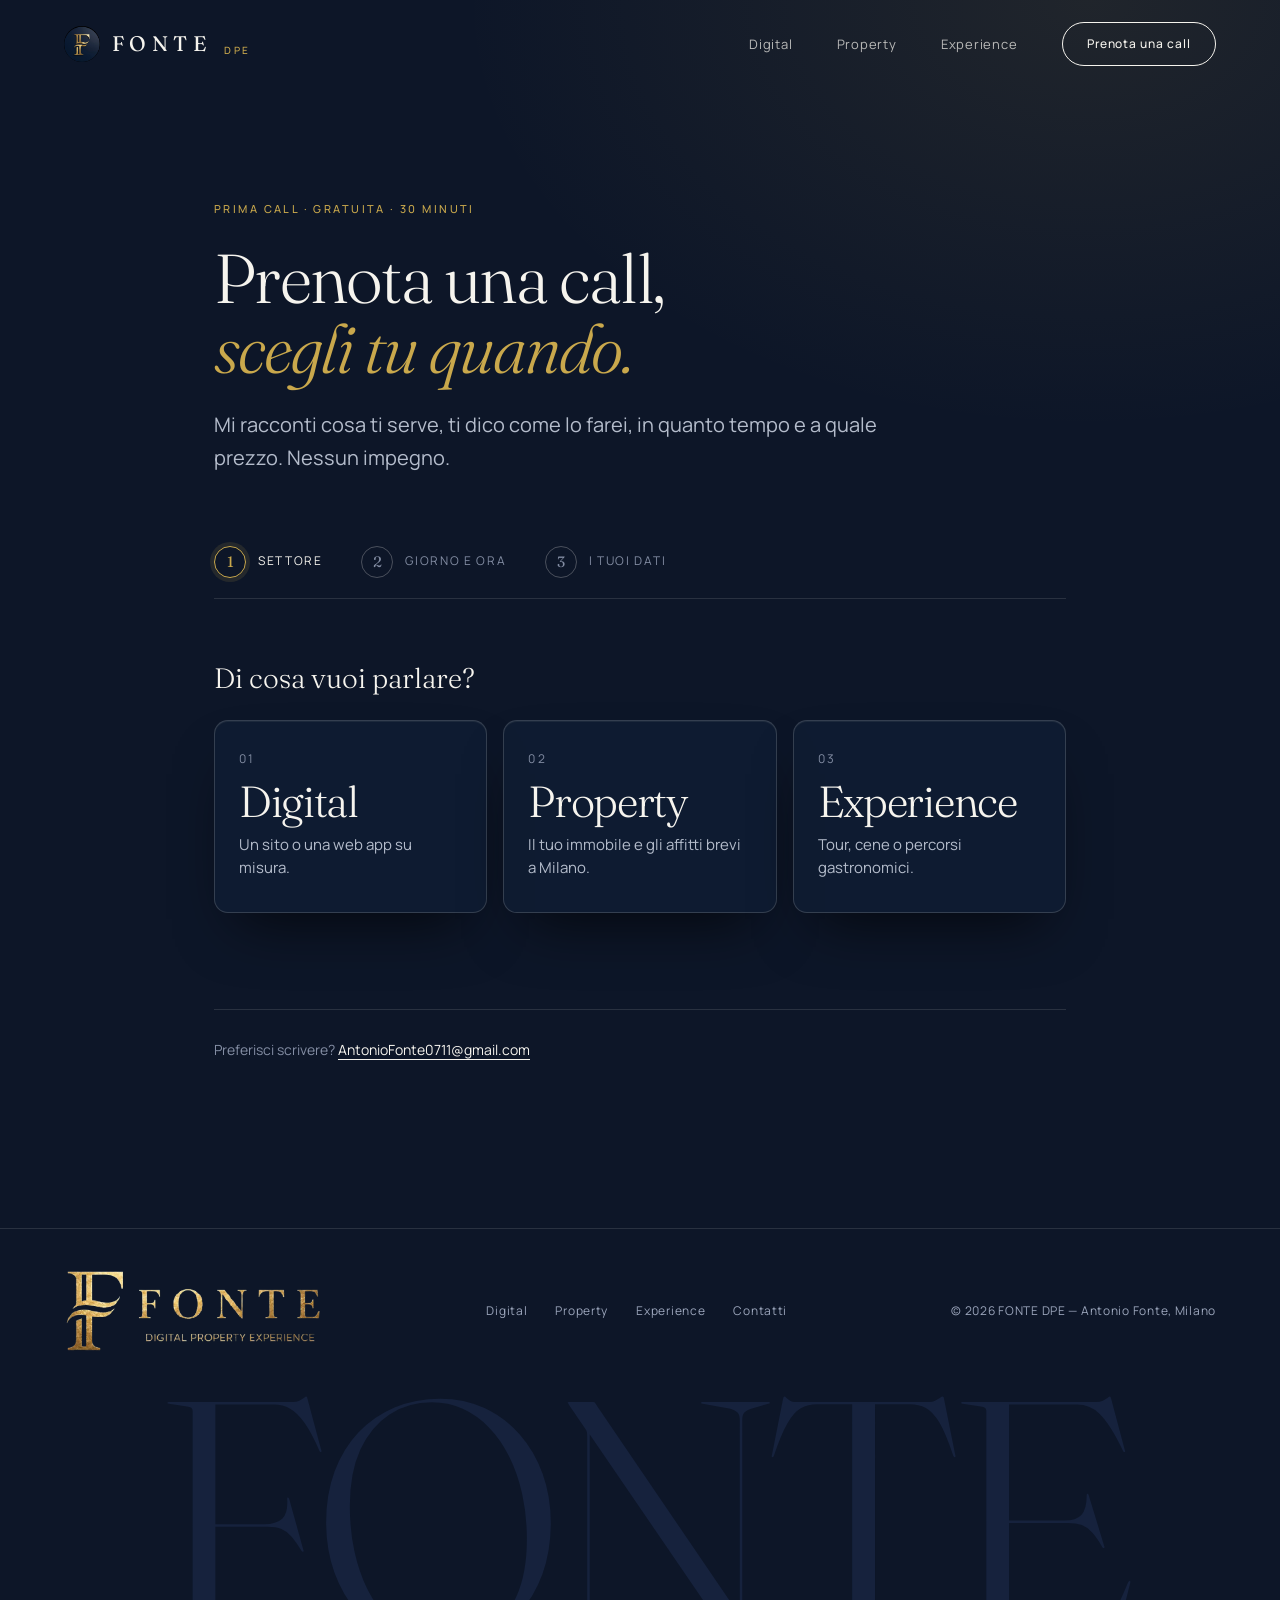
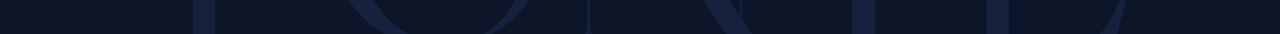
<file: prenota.html>
<!DOCTYPE html>
<html lang="it">
<head>
<meta charset="UTF-8">
<meta name="viewport" content="width=device-width, initial-scale=1">
<title>Prenota una call gratuita — FONTE DPE, Milano</title>
<meta name="description" content="Prenota una call gratuita di 30 minuti con Antonio Fonte: Digital, Property o Experience. Scegli giorno e orario, ti rispondo con tempi e costi chiari.">
<meta property="og:type" content="website">
<meta property="og:locale" content="it_IT">
<meta property="og:site_name" content="FONTE DPE">
<meta property="og:title" content="Prenota una call gratuita — FONTE DPE">
<meta property="og:description" content="30 minuti per capire cosa ti serve. Scegli tu giorno e orario.">
<meta property="og:url" content="https://antoniofonte0711.github.io/FONTE/prenota.html">
<meta property="og:image" content="https://antoniofonte0711.github.io/FONTE/images/og-fonte.jpg">
<meta property="og:image:width" content="1200">
<meta property="og:image:height" content="630">
<meta name="twitter:card" content="summary_large_image">
<meta name="theme-color" content="#0d1628">
<link rel="icon" type="image/jpeg" href="images/logo.jpg">

<!-- Google tag (gtag.js) -->
<script async src="https://www.googletagmanager.com/gtag/js?id=G-DQ8JLY338M"></script>
<script>
  window.dataLayer = window.dataLayer || [];
  function gtag(){dataLayer.push(arguments);}
  gtag('js', new Date());
  gtag('config', 'G-DQ8JLY338M');
</script>

<link rel="preconnect" href="https://fonts.googleapis.com">
<link rel="preconnect" href="https://fonts.gstatic.com" crossorigin>
<link rel="preconnect" href="https://vvumumslmpmifqxqapdx.supabase.co">
<link href="https://fonts.googleapis.com/css2?family=Fraunces:ital,opsz,wght@0,9..144,300;0,9..144,400;1,9..144,300&family=Manrope:wght@400;500&display=swap" rel="stylesheet">
<link rel="stylesheet" href="assets/style.css">
<script>document.documentElement.classList.add('js')</script>
</head>
<body>

<header class="header">
  <div class="header__in">
    <a href="index.html" class="brand" aria-label="FONTE DPE, home">
      <img src="images/logo.jpg" alt="" class="brand__logo" width="36" height="36">
      <span class="brand__name">FONTE</span><span class="brand__tag">DPE</span>
    </a>
    <nav class="nav" aria-label="Principale">
      <a href="Digital.html" class="nav__link">Digital</a>
      <a href="immobiliare.html" class="nav__link">Property</a>
      <a href="Experience.html" class="nav__link">Experience</a>
      <a href="prenota.html" class="btn nav__cta" aria-current="page">Prenota una call</a>
    </nav>
    <button class="menu-btn" aria-label="Apri menu" aria-expanded="false" aria-controls="sheet"><span></span><span></span></button>
  </div>
</header>

<div class="sheet" id="sheet" aria-hidden="true">
  <nav class="sheet__links" aria-label="Menu mobile">
    <a href="Digital.html">Digital <small>01</small></a>
    <a href="immobiliare.html">Property <small>02</small></a>
    <a href="Experience.html">Experience <small>03</small></a>
    <a href="index.html#contatti">Contatti <small>04</small></a>
  </nav>
  <div class="sheet__foot">
    <a href="mailto:AntonioFonte0711@gmail.com?subject=Richiesta%20-%20FONTE%20DPE" class="btn btn--light">Preferisci un'email?</a>
    <span class="label">Milano · Risposta entro 24 ore</span>
  </div>
</div>

<main>
  <section class="sec bk" aria-labelledby="bk-title">
    <div class="wrap">
      <div class="bk__head">
        <span class="label">Prima call · gratuita · 30 minuti</span>
        <h1 class="h2" id="bk-title">Prenota una call,<br><em>scegli tu quando.</em></h1>
        <p class="lead">Mi racconti cosa ti serve, ti dico come lo farei, in quanto tempo e a quale prezzo. Nessun impegno.</p>
      </div>

      <ol class="bk__steps" aria-label="Passaggi">
        <li class="is-active" data-si="1"><span>1</span>Settore</li>
        <li data-si="2"><span>2</span>Giorno e ora</li>
        <li data-si="3"><span>3</span>I tuoi dati</li>
      </ol>

      <!-- STEP 1: settore -->
      <div class="bk__panel is-active" data-step="1">
        <p class="bk__q">Di cosa vuoi parlare?</p>
        <div class="bk__sectors">
          <button type="button" class="bk__sector" data-settore="Digital">
            <span class="tile__num">01</span>
            <span class="bk__sector-name">Digital</span>
            <span class="bk__sector-desc">Un sito o una web app su misura.</span>
          </button>
          <button type="button" class="bk__sector" data-settore="Property">
            <span class="tile__num">02</span>
            <span class="bk__sector-name">Property</span>
            <span class="bk__sector-desc">Il tuo immobile e gli affitti brevi a Milano.</span>
          </button>
          <button type="button" class="bk__sector" data-settore="Experience">
            <span class="tile__num">03</span>
            <span class="bk__sector-name">Experience</span>
            <span class="bk__sector-desc">Tour, cene o percorsi gastronomici.</span>
          </button>
        </div>
      </div>

      <!-- STEP 2: giorno e ora -->
      <div class="bk__panel" data-step="2">
        <button type="button" class="bk__chip" data-goto="1"><span class="bk__chip-dot"></span><span data-out="settore">—</span><small>cambia</small></button>
        <p class="bk__q">Scegli il giorno</p>
        <div class="bk__days" role="listbox" aria-label="Giorni disponibili"></div>
        <p class="bk__q">Scegli l'orario <small>ogni call dura 30 minuti · ora italiana</small></p>
        <div class="bk__slots" aria-live="polite">
          <div class="bk__slot-group"><span class="label">Mattina</span><div class="bk__slot-row" data-fascia="mattina"></div></div>
          <div class="bk__slot-group"><span class="label">Sera</span><div class="bk__slot-row" data-fascia="sera"></div></div>
        </div>
        <p class="bk__legend"><span class="bk__legend-taken">10:00</span> già prenotato</p>
        <p class="bk__status" data-out="stato2" role="status"></p>
        <div class="bk__nav">
          <button type="button" class="btn" data-goto="1">Indietro</button>
          <button type="button" class="btn btn--solid" data-next="3" disabled>Continua
            <svg viewBox="0 0 24 24" fill="none" stroke="currentColor" stroke-width="1.5" aria-hidden="true"><path d="M5 12h14M13 6l6 6-6 6"/></svg>
          </button>
        </div>
      </div>

      <!-- STEP 3: dati -->
      <div class="bk__panel" data-step="3">
        <dl class="bk__summary">
          <div><dt>Settore</dt><dd data-out="settore">—</dd></div>
          <div><dt>Giorno</dt><dd data-out="giorno">—</dd></div>
          <div><dt>Orario</dt><dd data-out="ora">—</dd></div>
        </dl>
        <form class="bk__form" novalidate>
          <label class="bk__field"><span>Nome e cognome</span><input name="nome" autocomplete="name" required minlength="2" maxlength="80"></label>
          <label class="bk__field"><span>Email</span><input name="email" type="email" autocomplete="email" required maxlength="160"></label>
          <label class="bk__field"><span>Telefono <small>facoltativo</small></span><input name="telefono" type="tel" autocomplete="tel" maxlength="30"></label>
          <label class="bk__field bk__field--full"><span>Di cosa vuoi parlare?</span><textarea name="messaggio" rows="4" required minlength="5" maxlength="2000" placeholder="Due righe sul progetto, l'immobile o la serata che hai in mente."></textarea></label>
          <label class="bk__hp" aria-hidden="true">Sito web<input name="sito" tabindex="-1" autocomplete="off"></label>
          <p class="bk__note bk__field--full">Uso questi dati solo per organizzare la call e risponderti. Non li cedo a nessuno.</p>
          <p class="bk__status bk__field--full" data-out="stato3" role="alert"></p>
          <div class="bk__nav bk__field--full">
            <button type="button" class="btn" data-goto="2">Indietro</button>
            <button type="submit" class="btn btn--solid">Conferma la call
              <svg viewBox="0 0 24 24" fill="none" stroke="currentColor" stroke-width="1.5" aria-hidden="true"><path d="M5 12h14M13 6l6 6-6 6"/></svg>
            </button>
          </div>
        </form>
      </div>

      <!-- FATTO -->
      <div class="bk__panel bk__done" data-step="4" tabindex="-1">
        <span class="bk__done-mark" aria-hidden="true">✓</span>
        <h2 class="h3">Call <em>prenotata.</em></h2>
        <p class="lead">Ci sentiamo <strong data-out="quando"></strong>. Ti scrivo entro 24 ore all'indirizzo che mi hai lasciato con il link della call.</p>
        <div class="bk__nav">
          <a class="btn" href="index.html">Torna al sito</a>
          <a class="btn btn--solid" data-out="gcal" href="#" target="_blank" rel="noopener">Aggiungi a Google Calendar</a>
        </div>
      </div>

      <p class="bk__alt">Preferisci scrivere? <a href="mailto:AntonioFonte0711@gmail.com?subject=Richiesta%20-%20FONTE%20DPE">AntonioFonte0711@gmail.com</a></p>
    </div>
  </section>
</main>

<footer class="footer">
  <div class="footer__in">
    <a href="index.html" class="footer__logo"><img src="images/logo-fonte-full.png" alt="FONTE — Digital Property Experience" width="258" height="84"></a>
    <nav aria-label="Footer">
      <a href="Digital.html">Digital</a>
      <a href="immobiliare.html">Property</a>
      <a href="Experience.html">Experience</a>
      <a href="index.html#contatti">Contatti</a>
    </nav>
    <span>&copy; <span class="js-year">2026</span> FONTE DPE — Antonio Fonte, Milano</span>
  </div>
  <div class="footer__giant" aria-hidden="true">FONTE</div>
</footer>

<script src="assets/main.js"></script>
<script src="assets/prenota.js"></script>
</body>
</html>
</file>
<file: assets/style.css>
/* =========================================================
   FONTE DPE — sistema grafico condiviso
   Lusso moderno minimal, un solo tono: blu FONTE, bianco latte, oro.
   Tutto il sito usa questi colori: per cambiare tono basta modificare
   questo blocco (--ivory è lo sfondo, --ink il testo).
   ========================================================= */

:root {
  --ivory:      #0d1628;   /* sfondo: blu FONTE */
  --paper:      #111e35;
  --ink:        #f6f4ee;   /* testo: bianco latte */
  --ink-2:      #b4bccb;
  --ink-3:      #838da3;
  --line:       rgba(246,244,238,.12);
  --line-2:     rgba(246,244,238,.26);
  --brass:      #c9a84c;   /* oro del logo */
  --night:      #0d1628;
  --night-2:    #16223d;
  --night-text: #f6f4ee;
  --night-mute: #9ba5bb;
  --night-line: rgba(246,244,238,.12);
  --brass-lt:   #c9a84c;

  --font-d: 'Fraunces', Georgia, serif;
  --font-b: 'Manrope', system-ui, sans-serif;

  --max:  1320px;
  --px:   clamp(20px, 5vw, 72px);
  --sec:  clamp(96px, 13vw, 180px);
  --ease: cubic-bezier(.2,.7,.2,1);
}

@view-transition { navigation:auto; }
::view-transition-old(root), ::view-transition-new(root) { animation-duration:.45s; }

/* ---------- Base ---------- */
*, *::before, *::after { margin:0; padding:0; box-sizing:border-box; }
html { scroll-behavior:smooth; -webkit-text-size-adjust:100%; }
body {
  background:var(--ivory); color:var(--ink);
  font-family:var(--font-b); font-size:16px; line-height:1.7;
  -webkit-font-smoothing:antialiased; overflow-x:hidden;
}
img { display:block; max-width:100%; height:auto; }
a { color:inherit; text-decoration:none; }
ul, ol { list-style:none; }
button { font:inherit; color:inherit; background:none; border:0; cursor:pointer; }
::selection { background:var(--brass); color:var(--ivory); }
:focus-visible { outline:1px solid currentColor; outline-offset:4px; }

.wrap { max-width:var(--max); margin:0 auto; padding:0 var(--px); }

/* ---------- Tipografia ---------- */
.label {
  font-size:11px; font-weight:500; letter-spacing:.22em; text-transform:uppercase;
  color:var(--ink-3);
}
.display {
  font-family:var(--font-d); font-weight:300;
  font-size:clamp(50px, 9vw, 140px); line-height:.95; letter-spacing:-.03em;
  text-wrap:balance;
}
.display em, .h2 em, .h3 em { font-style:italic; color:var(--brass); }
.h2 {
  font-family:var(--font-d); font-weight:300;
  font-size:clamp(38px, 5.4vw, 78px); line-height:1.02; letter-spacing:-.025em;
}
.h3 {
  font-family:var(--font-d); font-weight:300;
  font-size:clamp(24px, 2.6vw, 34px); line-height:1.15; letter-spacing:-.01em;
}
.h2, .h3, .quote { text-wrap:balance; }
.lead { font-size:clamp(17px, 1.6vw, 20px); line-height:1.65; color:var(--ink-2); max-width:34em; }
.body { color:var(--ink-2); max-width:36em; }

/* ---------- Bottoni ---------- */
.btn {
  position:relative; overflow:hidden; isolation:isolate;
  display:inline-flex; align-items:center; justify-content:center; gap:14px;
  height:56px; padding:0 32px;
  font-size:13px; font-weight:500; letter-spacing:.08em;
  border:1px solid var(--ink); border-radius:999px;
  transition:color .45s var(--ease), border-color .45s var(--ease);
}
.btn::before {
  content:''; position:absolute; inset:0; z-index:-1;
  background:var(--brass); border-radius:inherit;
  transform:translateY(101%); transition:transform .5s var(--ease);
}
.btn:hover::before { transform:none; }
.btn:hover { color:var(--ivory); border-color:var(--brass); }
.btn svg { width:16px; height:16px; transition:transform .45s var(--ease); }
.btn:hover svg { transform:translateX(4px); }
.btn--solid { background:var(--ink); color:var(--ivory); }
.btn--light { border-color:var(--night-text); color:var(--night-text); }
.btn--light.btn--solid { background:var(--night-text); color:var(--night); }
.btn--light:hover { color:var(--night); border-color:var(--brass-lt); }
.btn--light::before { background:var(--brass-lt); }

/* ---------- Header ---------- */
.header {
  position:fixed; inset:0 0 auto; z-index:50; color:var(--ink);
  transition:background .45s var(--ease), color .45s var(--ease), border-color .45s var(--ease), transform .45s var(--ease);
  border-bottom:1px solid transparent;
}
.dark-top .header:not(.is-solid) { color:var(--night-text); }
.header.is-solid { background:rgba(13,22,40,.86); backdrop-filter:blur(16px); -webkit-backdrop-filter:blur(16px); border-color:var(--line); color:var(--ink); }
.header.is-hidden { transform:translateY(-100%); }
.header__in {
  max-width:var(--max); margin:0 auto; padding:0 var(--px);
  height:88px; display:flex; align-items:center; justify-content:space-between; gap:32px;
}
.brand { display:flex; align-items:center; gap:12px; }
.brand__logo { width:36px; height:36px; border-radius:50%; object-fit:cover; transition:transform .6s var(--ease); }
.brand:hover .brand__logo { transform:rotate(-12deg); }
.brand__name { font-family:var(--font-d); font-size:21px; font-weight:400; letter-spacing:.26em; }
.brand__tag { font-size:10px; font-weight:500; letter-spacing:.22em; color:var(--brass); align-self:flex-end; margin-bottom:3px; }
.dark-top .header:not(.is-solid) .brand__tag { color:var(--brass-lt); }
.nav { display:flex; align-items:center; gap:44px; }
.nav__link { font-size:13px; letter-spacing:.06em; opacity:.72; position:relative; transition:opacity .3s; }
.nav__link::after { content:''; position:absolute; left:0; right:100%; bottom:-6px; height:1px; background:currentColor; transition:right .4s var(--ease); }
.nav__link:hover, .nav__link[aria-current="page"] { opacity:1; }
.nav__link:hover::after, .nav__link[aria-current="page"]::after { right:0; }
.nav__cta { height:44px; padding:0 24px; font-size:12px; border-color:currentColor; }
.menu-btn { display:none; width:44px; height:44px; position:relative; }
.menu-btn span { position:absolute; left:10px; right:10px; height:1px; background:currentColor; transition:transform .4s var(--ease), top .4s var(--ease); }
.menu-btn span:nth-child(1) { top:18px; }
.menu-btn span:nth-child(2) { top:26px; }
.menu-open .menu-btn span:nth-child(1) { top:22px; transform:rotate(45deg); }
.menu-open .menu-btn span:nth-child(2) { top:22px; transform:rotate(-45deg); }
.menu-open .header { color:var(--night-text) !important; background:transparent !important; border-color:transparent !important; backdrop-filter:none; transform:none; }

/* Menu mobile a tutto schermo */
.sheet {
  position:fixed; inset:0; z-index:40; background:var(--night); color:var(--night-text);
  padding:128px var(--px) 40px; display:flex; flex-direction:column; justify-content:space-between;
  clip-path:inset(0 0 100% 0); transition:clip-path .7s var(--ease);
}
.menu-open .sheet { clip-path:inset(0 0 0 0); }
.menu-open { overflow:hidden; }
.sheet__links a {
  display:flex; justify-content:space-between; align-items:baseline;
  font-family:var(--font-d); font-weight:300; font-size:clamp(44px, 12vw, 72px); line-height:1.05;
  padding:18px 0; border-bottom:1px solid var(--night-line);
  opacity:0; transform:translateY(24px); transition:opacity .6s var(--ease), transform .6s var(--ease), color .3s;
}
.sheet__links a:hover { color:var(--brass-lt); }
.menu-open .sheet__links a { opacity:1; transform:none; }
.menu-open .sheet__links a:nth-child(2) { transition-delay:.06s; }
.menu-open .sheet__links a:nth-child(3) { transition-delay:.12s; }
.menu-open .sheet__links a:nth-child(4) { transition-delay:.18s; }
.sheet__links a small { font-family:var(--font-b); font-size:11px; letter-spacing:.2em; color:var(--night-mute); }
.sheet__foot { display:flex; flex-direction:column; gap:20px; }
.sheet__foot .label { color:var(--night-mute); }

/* ---------- Hero a tutto schermo ---------- */
.hero-full {
  position:relative; min-height:100vh; min-height:100svh; overflow:hidden;
  display:flex; align-items:flex-end;
  background:var(--night); color:var(--night-text);
  padding:140px 0 clamp(40px, 6vw, 72px);
}
.hero-full__media { position:absolute; inset:-6% 0 0; z-index:0; will-change:transform; }
.hero-full__media img { width:100%; height:100%; object-fit:cover; animation:slowzoom 18s var(--ease) both; }
@keyframes slowzoom { from { transform:scale(1.14); } to { transform:scale(1); } }
.hero-full::after {
  content:''; position:absolute; inset:0; z-index:0; pointer-events:none;
  background:
    linear-gradient(to top, rgba(13,22,40,.95) 0%, rgba(13,22,40,.58) 38%, rgba(13,22,40,.38) 70%, rgba(13,22,40,.62) 100%),
    linear-gradient(to right, rgba(13,22,40,.62), rgba(13,22,40,.15) 65%);
}
.hero-full .wrap { position:relative; z-index:1; width:100%; }
.hero-full .label { color:var(--night-mute); }
.hero-full .display { font-size:clamp(54px, 10.5vw, 168px); }
.hero-full .display em { color:var(--brass-lt); }
.hero-full .lead { color:rgba(236,230,218,.82); }
.hero__top { display:flex; justify-content:space-between; gap:24px; margin-bottom:clamp(28px, 4vw, 48px); }
.hero__foot {
  display:grid; grid-template-columns:minmax(0,1fr) auto; gap:48px; align-items:end;
  margin-top:clamp(36px, 5vw, 64px); padding-top:32px; border-top:1px solid var(--night-line);
}
.hero__actions { display:flex; gap:14px; flex-wrap:wrap; }
.scroll-cue {
  position:absolute; right:var(--px); top:50%; z-index:1;
  writing-mode:vertical-rl; font-size:10px; letter-spacing:.3em; text-transform:uppercase; color:var(--night-mute);
  display:flex; align-items:center; gap:16px;
}
.scroll-cue::after { content:''; width:1px; height:64px; background:linear-gradient(var(--night-mute), transparent); animation:cue 2.4s var(--ease) infinite; transform-origin:top; }
@keyframes cue { 0% { transform:scaleY(0); } 50% { transform:scaleY(1); } 100% { transform:scaleY(1); opacity:0; } }

/* Hero senza foto: notte con elemento laterale */
.hero-full--stage { align-items:center; }
.hero-full--stage::after { background:radial-gradient(ellipse 60% 70% at 78% 45%, rgba(201,168,76,.16), transparent 70%); }
.hero-full--stage .display { font-size:clamp(50px, 7.2vw, 116px); }
.hero-stage { display:grid; grid-template-columns:minmax(0,1.2fr) minmax(0,.8fr); gap:clamp(40px, 6vw, 96px); align-items:center; }
.hero-stage .hero__foot { grid-template-columns:minmax(0,1fr); }
.hero-stage__phone { justify-self:center; width:min(300px, 70%); }

/* ---------- Ticker ---------- */
.ticker { overflow:hidden; padding:clamp(28px, 4vw, 48px) 0; border-bottom:1px solid var(--line); white-space:nowrap; }
.ticker__track { display:inline-flex; animation:ticker 38s linear infinite; }
.ticker span {
  font-family:var(--font-d); font-weight:300; font-style:italic;
  font-size:clamp(56px, 9vw, 140px); line-height:1; letter-spacing:-.02em; padding-right:.5em;
  color:transparent; -webkit-text-stroke:1px var(--ink-3);
}
.ticker span:nth-child(odd) { color:var(--ink); -webkit-text-stroke:0; font-style:normal; }
@keyframes ticker { to { transform:translateX(-50%); } }

/* ---------- Sezioni ---------- */
.sec { padding:var(--sec) 0; }
.sec--line { border-top:1px solid var(--line); }
.sec__head { display:grid; grid-template-columns:minmax(0,1fr) minmax(0,1fr); gap:48px; align-items:end; margin-bottom:clamp(48px, 7vw, 104px); }
.sec__head .label { margin-bottom:24px; display:block; }

/* Sezione con foto di sfondo, velata di blu FONTE */
.sec--photo { position:relative; isolation:isolate; overflow:hidden; }
.sec__bg { position:absolute; inset:-14% 0; z-index:-2; will-change:transform; }
.sec__bg img { width:100%; height:100%; object-fit:cover; }
/* Il velo sta dentro .sec__bg: si muove con la foto e la copre sempre tutta
   (.sec__bg sborda del 14% sopra e sotto, da qui gli stop all'11% e 89%) */
.sec__bg::after {
  content:''; position:absolute; inset:0; pointer-events:none;
  background:linear-gradient(180deg, rgba(13,22,40,.82) 0%, rgba(13,22,40,.82) 11%, rgba(13,22,40,.52) 46%, rgba(13,22,40,.82) 89%, rgba(13,22,40,.82) 100%);
}
.sec--photo { text-shadow:0 0 2px rgba(13,22,40,.9), 0 1px 14px rgba(13,22,40,.85); }
.sec--photo .btn, .sec--photo .phone { text-shadow:none; }
.sec--photo { --ink-2:#d5dae4; --ink-3:#aab3c4; --night-mute:#c6cdda; }

/* Sezione notte */
.night { background:var(--night); color:var(--night-text); border-top:1px solid var(--line); }
.night .label { color:var(--night-mute); }
.night .lead, .night .body { color:var(--night-mute); }
.night .display em, .night .h2 em, .night .h3 em { color:var(--brass-lt); }
.night .btn { border-color:var(--night-text); color:var(--night-text); }
.night .btn--solid { background:var(--night-text); color:var(--night); }
.night .btn:hover { color:var(--night); border-color:var(--brass-lt); }
.night .btn::before { background:var(--brass-lt); }

/* ---------- Indice settori (home) ---------- */
/* Tre caselle affiancate: immagine sopra, testo sotto */
.tiles { display:grid; grid-template-columns:repeat(3, minmax(0,1fr)); gap:20px; }
.tile {
  display:flex; flex-direction:column; overflow:hidden; border-radius:14px;
  border:1px solid rgba(246,244,238,.16); background:rgba(13,22,40,.72);
  backdrop-filter:blur(12px); -webkit-backdrop-filter:blur(12px);
  /* effetto "staccato" dalla pagina: ombra profonda + filo di luce sul bordo alto */
  box-shadow:0 30px 60px -20px rgba(0,0,0,.75), 0 12px 24px -12px rgba(0,0,0,.5), inset 0 1px 0 rgba(246,244,238,.08);
  transition:border-color .4s, translate .5s var(--ease), box-shadow .5s var(--ease);
}
/* la comparsa allo scroll usa transform; il sollevamento usa translate, cosi non si pestano */
.js .tile[data-reveal] { transition:opacity 1.1s var(--ease), transform 1.1s var(--ease), translate .5s var(--ease), box-shadow .5s var(--ease), border-color .4s; transition-delay:var(--d,0s), var(--d,0s), 0s, 0s, 0s; }
.js .tile[data-reveal="2"] { --d:.12s; }
.js .tile[data-reveal="3"] { --d:.24s; }
.tile__img { aspect-ratio:4/3; overflow:hidden; background:var(--night-2); }
.tile__img img { width:100%; height:100%; object-fit:cover; transition:transform 1.1s var(--ease); }
/* Digital: lo screenshot dell app dentro un telefono, non ritagliato a tutta casella */
.tile__img--phone { display:flex; justify-content:center; align-items:flex-start; padding-top:28px; background:radial-gradient(120% 100% at 50% 0%, #22386a, var(--night-2) 70%); }
.tile__img--phone img { width:min(46%, 210px); height:auto; border:5px solid #0a1222; border-bottom:0; border-radius:26px 26px 0 0; transform-origin:50% 0; }
.tile__img--icon { display:flex; justify-content:center; align-items:center; background:radial-gradient(120% 100% at 50% 0%, #22386a, var(--night-2) 70%); }
.tile__img--icon img { width:auto; height:78%; aspect-ratio:1; border-radius:22%; object-fit:cover; }
.tile__body { display:grid; grid-template-columns:minmax(0,1fr) 44px; column-gap:16px; row-gap:10px; align-items:center; padding:24px 24px 28px; flex:1; }
.tile__num { grid-column:1 / -1; font-size:12px; letter-spacing:.2em; color:var(--ink-3); transition:color .4s; }
.tile__name { font-family:var(--font-d); font-weight:300; font-size:clamp(34px, 3.4vw, 48px); line-height:1; letter-spacing:-.03em; transition:color .4s; }
.tile__desc { grid-column:1 / -1; color:var(--ink-2); font-size:15px; line-height:1.6; }
.tile__arr { width:44px; height:44px; border:1px solid var(--line-2); border-radius:50%; display:grid; place-items:center; transition:background .4s, color .4s, border-color .4s, transform .6s var(--ease); }
.tile__arr svg { width:16px; height:16px; }
.tile:hover { border-color:rgba(201,168,76,.45); translate:0 -6px; box-shadow:0 40px 70px -20px rgba(0,0,0,.85), 0 16px 30px -12px rgba(0,0,0,.55), inset 0 1px 0 rgba(246,244,238,.1); }
.tile:hover .tile__img img { transform:scale(1.05); }
.tile:hover .tile__name { color:var(--brass); font-style:italic; }
.tile:hover .tile__num { color:var(--brass); }
.tile:hover .tile__arr { background:var(--brass); color:var(--ivory); border-color:var(--brass); transform:rotate(-45deg); }

/* ---------- Caso studio ---------- */
.case { display:grid; grid-template-columns:minmax(0,1fr) minmax(0,1fr); gap:clamp(48px, 8vw, 128px); align-items:center; }
.case__stage {
  position:relative; aspect-ratio:1/1; display:grid; place-items:center; overflow:hidden;
  background:radial-gradient(circle at 50% 45%, rgba(201,168,76,.18), transparent 62%), var(--night-2);
}
.sec--photo .case__stage { background:radial-gradient(circle at 50% 45%, rgba(201,168,76,.14), transparent 62%); }
.case__stage::before, .case__stage::after { content:''; position:absolute; border:1px solid var(--night-line); border-radius:50%; }
.case__stage::before { inset:10%; }
.case__stage::after { inset:24%; }
.phone {
  position:relative; z-index:1; width:46%; aspect-ratio:390/844; border-radius:32px; overflow:hidden;
  border:7px solid #1c2a50; box-shadow:0 50px 100px -30px rgba(0,0,0,.85), 0 0 0 1px rgba(255,255,255,.06);
}
.phone img { width:100%; height:100%; object-fit:cover; object-position:top; }
.case__meta { display:grid; grid-template-columns:repeat(3, minmax(0,1fr)); gap:24px; margin:40px 0; padding:28px 0; border-top:1px solid var(--night-line); border-bottom:1px solid var(--night-line); }
.case__meta dt { font-size:11px; letter-spacing:.2em; text-transform:uppercase; color:var(--night-mute); margin-bottom:8px; }
.case__meta dd { font-size:14px; }
.status { display:inline-flex; align-items:center; gap:10px; font-size:12px; letter-spacing:.14em; text-transform:uppercase; color:var(--brass-lt); margin-bottom:24px; }
.status::before { content:''; width:7px; height:7px; border-radius:50%; background:currentColor; animation:pulse 2.4s ease-in-out infinite; }
@keyframes pulse { 0%,100% { box-shadow:0 0 0 0 rgba(201,168,76,.45); } 50% { box-shadow:0 0 0 7px rgba(201,168,76,0); } }

/* Lista caratteristiche */
.features { display:grid; grid-template-columns:repeat(2, minmax(0,1fr)); gap:0 56px; }
.features li { padding:24px 0; border-top:1px solid var(--night-line); display:grid; grid-template-columns:44px minmax(0,1fr); gap:12px; }
.features b { font-weight:500; display:block; margin-bottom:4px; }
.features span { color:var(--night-mute); font-size:14px; }
.features i { font-style:normal; font-size:12px; letter-spacing:.15em; color:var(--brass-lt); padding-top:3px; }

/* ---------- Griglie servizi ---------- */
.grid3 { display:grid; grid-template-columns:repeat(3, minmax(0,1fr)); border-top:1px solid var(--line); }
.grid4 { display:grid; grid-template-columns:repeat(4, minmax(0,1fr)); border-top:1px solid var(--line); }
.cell { position:relative; padding:44px 32px 48px 0; border-bottom:1px solid var(--line); transition:background .5s var(--ease); }
.cell + .cell { padding-left:32px; border-left:1px solid var(--line); }
.cell::after { content:''; position:absolute; left:0; right:0; top:-1px; height:1px; background:var(--brass); transform:scaleX(0); transform-origin:left; transition:transform .7s var(--ease); }
.cell:hover::after { transform:scaleX(1); }
.cell__num { font-size:12px; letter-spacing:.2em; color:var(--ink-3); display:block; margin-bottom:64px; transition:color .4s; }
.cell:hover .cell__num { color:var(--brass); }
.cell .h3 { margin-bottom:16px; }
.cell p { color:var(--ink-2); font-size:15px; }
.night .grid3, .night .grid4, .night .cell { border-color:var(--night-line); }
.night .cell p { color:var(--night-mute); }

/* ---------- Processo ---------- */
.steps { display:grid; grid-template-columns:repeat(4, minmax(0,1fr)); gap:32px; counter-reset:s; }
.steps--5 { grid-template-columns:repeat(5, minmax(0,1fr)); gap:28px; }
.step { padding-top:28px; border-top:1px solid var(--line-2); position:relative; }
.step::before { counter-increment:s; content:'0' counter(s); display:block; font-family:var(--font-d); font-weight:300; font-style:italic; font-size:56px; line-height:1; color:var(--brass); margin-bottom:28px; }
.step h3 { font-size:17px; font-weight:500; margin-bottom:10px; }
.step p { color:var(--ink-2); font-size:15px; }

/* ---------- Impegni ---------- */
.pledges { display:grid; grid-template-columns:repeat(4, minmax(0,1fr)); border-top:1px solid var(--line); border-bottom:1px solid var(--line); }
.pledge { padding:44px 24px 44px 0; }
.pledge + .pledge { padding-left:24px; border-left:1px solid var(--line); }
.pledge b { display:block; font-family:var(--font-d); font-weight:300; font-size:clamp(48px, 5vw, 76px); line-height:1; margin-bottom:14px; }
.pledge span { font-size:13px; color:var(--ink-2); }
.pledges__note { margin-top:16px; font-size:12px; color:var(--ink-3); }

/* ---------- Citazione / chi sono ---------- */
.about { display:grid; grid-template-columns:minmax(0,1.3fr) minmax(0,1fr); gap:clamp(48px, 8vw, 128px); align-items:start; }
.quote { font-family:var(--font-d); font-weight:300; font-style:italic; font-size:clamp(30px, 3.8vw, 54px); line-height:1.2; letter-spacing:-.015em; }
.facts { border-top:1px solid var(--line); }
.facts div { display:flex; justify-content:space-between; gap:24px; padding:20px 0; border-bottom:1px solid var(--line); }
.facts dt { font-size:12px; letter-spacing:.16em; text-transform:uppercase; color:var(--ink-3); }
.facts dd { font-family:var(--font-d); font-size:20px; text-align:right; }

/* ---------- Immagini ---------- */
.frame { position:relative; overflow:hidden; background:var(--night-2); }
.frame img { width:100%; height:100%; object-fit:cover; }
.frame img[data-parallax] { position:absolute; left:0; top:-10%; height:120%; will-change:transform; }
.frame--tall { aspect-ratio:4/5; }
.frame--wide { aspect-ratio:16/9; }

/* ---------- Format (experience) ---------- */
.formats { display:grid; grid-template-columns:repeat(3, minmax(0,1fr)); gap:clamp(24px, 3vw, 40px); }
.format:nth-child(2) { margin-top:clamp(0px, 6vw, 96px); }
.format .frame { aspect-ratio:3/4; margin-bottom:28px; }
.format .frame img { height:100%; transition:transform 1.4s var(--ease); }
.format:hover .frame img { transform:scale(1.06); }
.format__meta { font-size:11px; letter-spacing:.2em; text-transform:uppercase; color:var(--brass); margin-bottom:12px; }
.format .h3 { margin-bottom:12px; }
.format p { color:var(--ink-2); font-size:15px; }

/* ---------- Contatto finale ---------- */
.cta { text-align:center; }
.cta .display { margin:28px auto 36px; max-width:12em; }
.cta .lead { margin:0 auto 48px; }
.cta__actions { display:flex; gap:14px; justify-content:center; flex-wrap:wrap; }
.channels { display:flex; justify-content:center; gap:clamp(24px, 6vw, 80px); flex-wrap:wrap; margin-top:clamp(64px, 8vw, 104px); padding-top:40px; border-top:1px solid var(--night-line); }
.channel { display:flex; flex-direction:column; gap:6px; align-items:center; }
.channel span { font-size:11px; letter-spacing:.2em; text-transform:uppercase; color:var(--night-mute); }
.channel a { font-family:var(--font-d); font-size:20px; transition:color .3s; overflow-wrap:anywhere; }
.channel a:hover { color:var(--brass-lt); }

.booking__alt { margin-top:28px; font-size:14px; color:var(--ink-3); }
.night .booking__alt { color:var(--night-mute); }
.booking__alt a { border-bottom:1px solid currentColor; }

/* ---------- Pagina prenotazione call ---------- */
.bk { padding-top:clamp(140px, 16vw, 200px); min-height:100vh;
  background:radial-gradient(ellipse 70% 50% at 85% 0%, rgba(201,168,76,.10), transparent 70%), var(--ivory); }
.bk .wrap { max-width:980px; }
.bk__head { margin-bottom:clamp(40px, 6vw, 72px); }
.bk__head .label { display:block; margin-bottom:24px; color:var(--brass); }
.bk__head .h2 { margin-bottom:24px; }

.bk__steps { display:flex; gap:clamp(12px, 3vw, 40px); margin-bottom:clamp(36px, 5vw, 56px); padding-bottom:20px; border-bottom:1px solid var(--line); counter-reset:none; }
.bk__steps li { display:flex; align-items:center; gap:12px; font-size:12px; letter-spacing:.14em; text-transform:uppercase; color:var(--ink-3); transition:color .4s; }
.bk__steps li span { width:32px; height:32px; flex:none; border:1px solid var(--line-2); border-radius:50%; display:grid; place-items:center; font-family:var(--font-d); font-size:15px; letter-spacing:0; transition:all .4s var(--ease); }
.bk__steps li.is-active { color:var(--ink); }
.bk__steps li.is-active span { border-color:var(--brass); color:var(--brass); box-shadow:0 0 0 4px rgba(201,168,76,.12); }
.bk__steps li.is-done span { background:var(--brass); border-color:var(--brass); color:var(--ivory); }

.bk__panel { display:none; }
.bk__panel.is-active { display:block; animation:bkIn .5s var(--ease); }
@keyframes bkIn { from { opacity:0; transform:translateY(12px); } to { opacity:1; transform:none; } }
.bk__q { font-family:var(--font-d); font-weight:300; font-size:clamp(22px, 2.4vw, 28px); margin:0 0 18px; }
.bk__q small { display:block; font-family:var(--font-b); font-size:13px; color:var(--ink-3); margin-top:4px; }
.bk__q + .bk__sectors, .bk__days + .bk__q { margin-top:0; }
.bk__days + .bk__q { margin-top:44px; }

/* settori */
.bk__sectors { display:grid; grid-template-columns:repeat(3, minmax(0,1fr)); gap:16px; }
.bk__sector { text-align:left; display:flex; flex-direction:column; gap:10px; padding:28px 24px 32px; border-radius:14px;
  border:1px solid rgba(246,244,238,.16); background:rgba(17,30,53,.7);
  box-shadow:0 30px 60px -24px rgba(0,0,0,.7), inset 0 1px 0 rgba(246,244,238,.06);
  transition:border-color .4s, translate .5s var(--ease); }
.bk__sector-name { font-family:var(--font-d); font-weight:300; font-size:clamp(32px, 3.4vw, 44px); line-height:1; letter-spacing:-.03em; transition:color .4s; }
.bk__sector-desc { color:var(--ink-2); font-size:15px; line-height:1.55; }
.bk__sector:hover, .bk__sector.is-sel { border-color:rgba(201,168,76,.55); translate:0 -4px; }
.bk__sector:hover .bk__sector-name, .bk__sector.is-sel .bk__sector-name { color:var(--brass); font-style:italic; }

.bk__chip { display:inline-flex; align-items:center; gap:10px; height:38px; padding:0 18px; margin-bottom:32px; border:1px solid var(--line-2); border-radius:999px; font-size:12px; letter-spacing:.14em; text-transform:uppercase; color:var(--brass); transition:border-color .3s; }
.bk__chip:hover { border-color:var(--brass); }
.bk__chip small { font-size:11px; color:var(--ink-3); letter-spacing:.1em; text-transform:none; }
.bk__chip-dot { width:6px; height:6px; border-radius:50%; background:currentColor; }

/* giorni: striscia scorrevole */
.bk__days { display:flex; gap:10px; overflow-x:auto; scroll-snap-type:x proximity; padding:4px 2px 14px; margin:0 -2px; scrollbar-width:thin; scrollbar-color:var(--line-2) transparent; }
.bk__day { flex:0 0 76px; scroll-snap-align:start; display:flex; flex-direction:column; align-items:center; gap:2px; padding:12px 0 14px; border:1px solid var(--line-2); border-radius:14px; transition:border-color .3s, background .3s, color .3s; }
.bk__day small { font-size:11px; letter-spacing:.14em; text-transform:uppercase; color:var(--ink-3); }
.bk__day b { font-family:var(--font-d); font-weight:300; font-size:30px; line-height:1.1; }
.bk__day:hover:not(:disabled) { border-color:var(--brass); }
.bk__day.is-sel { background:var(--brass); border-color:var(--brass); color:var(--ivory); }
.bk__day.is-sel small { color:rgba(13,22,40,.7); }
.bk__day.is-full { opacity:.35; cursor:not-allowed; text-decoration:line-through; }

/* orari */
.bk__slots { display:grid; grid-template-columns:minmax(0,2fr) minmax(0,1fr); gap:28px; }
.bk__slot-group .label { display:block; margin-bottom:12px; }
.bk__slot-row { display:flex; gap:10px; flex-wrap:wrap; }
.bk__slot { min-width:92px; height:52px; padding:0 18px; border:1px solid var(--line-2); border-radius:999px; font-size:15px; font-weight:500; letter-spacing:.04em; transition:border-color .3s, background .3s, color .3s; }
.bk__slot:hover:not(:disabled) { border-color:var(--brass); color:var(--brass); }
.bk__slot.is-sel { background:var(--brass); border-color:var(--brass); color:var(--ivory); }
.bk__slot:disabled { cursor:not-allowed; }
.bk__slot.is-taken, .bk__legend-taken { text-decoration:line-through; text-decoration-color:var(--brass); text-decoration-thickness:1.5px; color:var(--ink-3); opacity:.55; border-style:dashed; }
.bk__slot.is-past { opacity:.28; }
.bk__legend { margin-top:18px; font-size:13px; color:var(--ink-3); }
.bk__legend-taken { display:inline-block; padding:0 10px; margin-right:6px; border:1px dashed var(--line-2); border-radius:999px; opacity:1; }

.bk__status { min-height:1.6em; margin-top:18px; font-size:14px; color:var(--brass); }
.bk__status:empty { min-height:0; margin:0; }
.bk__nav { display:flex; gap:14px; flex-wrap:wrap; margin-top:40px; }
.bk__nav .btn:disabled { opacity:.35; pointer-events:none; }

/* dati */
.bk__summary { display:grid; grid-template-columns:repeat(3, minmax(0,1fr)); gap:24px; padding:24px 0; margin-bottom:36px; border-top:1px solid var(--line); border-bottom:1px solid var(--line); }
.bk__summary dt { font-size:11px; letter-spacing:.2em; text-transform:uppercase; color:var(--ink-3); margin-bottom:6px; }
.bk__summary dd { font-family:var(--font-d); font-size:20px; line-height:1.3; }
.bk__summary dd::first-letter { text-transform:uppercase; }
.bk__form { display:grid; grid-template-columns:repeat(3, minmax(0,1fr)); gap:22px 20px; }
.bk__field { display:flex; flex-direction:column; gap:10px; }
.bk__field--full { grid-column:1 / -1; }
.bk__field span { font-size:11px; letter-spacing:.2em; text-transform:uppercase; color:var(--ink-3); }
.bk__field small { letter-spacing:.06em; text-transform:none; opacity:.8; }
.bk__field input, .bk__field textarea { width:100%; font:inherit; font-size:16px; color:var(--ink); background:rgba(17,30,53,.8); border:1px solid var(--line-2); border-radius:12px; padding:14px 16px; outline:none; transition:border-color .3s; }
.bk__field textarea { resize:vertical; min-height:120px; }
.bk__field input:focus, .bk__field textarea:focus { border-color:var(--brass); }
.bk__field [aria-invalid="true"] { border-color:#d98a6a; }
.bk__field ::placeholder { color:var(--ink-3); opacity:.8; }
.bk__hp { position:absolute; left:-9999px; width:1px; height:1px; overflow:hidden; }
.bk__note { font-size:13px; color:var(--ink-3); }
.bk__form .bk__nav { margin-top:8px; }

/* fatto */
.bk__done { text-align:center; padding:24px 0; outline:none; }
.bk__done-mark { width:72px; height:72px; margin:0 auto 28px; display:grid; place-items:center; border:1px solid var(--brass); border-radius:50%; color:var(--brass); font-size:26px; }
.bk__done .h3 { margin-bottom:18px; }
.bk__done .lead { margin:0 auto; }
.bk__done strong { color:var(--ink); font-weight:500; }
.bk__done .bk__nav { justify-content:center; }
.bk .bk__alt { margin-top:clamp(56px, 8vw, 96px); padding-top:28px; border-top:1px solid var(--line); font-size:14px; color:var(--ink-3); }
.bk .bk__alt a { color:var(--ink); border-bottom:1px solid currentColor; }

/* ---------- Footer ---------- */
.footer { background:var(--night); color:var(--night-mute); border-top:1px solid var(--night-line); overflow:hidden; }
.footer__in { max-width:var(--max); margin:0 auto; padding:40px var(--px) 32px; display:flex; justify-content:space-between; align-items:center; gap:24px; flex-wrap:wrap; font-size:12px; letter-spacing:.06em; }
.footer .brand { color:var(--night-text); }
.footer .brand__tag { color:var(--brass-lt); }
.footer__logo { display:block; line-height:0; }
.footer__logo img { height:84px; width:auto; }
.footer nav { display:flex; gap:28px; flex-wrap:wrap; }
.footer nav a { transition:color .3s; }
.footer nav a:hover { color:var(--night-text); }
.footer__giant {
  font-family:var(--font-d); font-weight:300; line-height:.78; letter-spacing:-.04em;
  font-size:clamp(90px, 27vw, 420px); text-align:center; color:var(--night-2);
  padding:0 var(--px); user-select:none; margin-bottom:-.06em;
}

/* ---------- Comparsa allo scroll (solo con JS attivo) ---------- */
.js [data-reveal] { opacity:0; transform:translateY(32px); transition:opacity 1.1s var(--ease), transform 1.1s var(--ease); }
.js [data-reveal].is-in { opacity:1; transform:none; }
.js [data-reveal="2"] { transition-delay:.12s; }
.js [data-reveal="3"] { transition-delay:.24s; }
.js [data-reveal="4"] { transition-delay:.36s; }
.js .reveal-lines .line { display:block; overflow:hidden; padding-bottom:.06em; }
.js .reveal-lines .line > span { display:block; transform:translateY(110%); transition:transform 1.3s var(--ease); }
.js .reveal-lines.is-in .line > span { transform:none; }
.js .reveal-lines .line:nth-child(2) > span { transition-delay:.12s; }
.js .reveal-lines .line:nth-child(3) > span { transition-delay:.24s; }
.js .hero-full .hero__foot, .js .hero-full .hero__top { opacity:0; transition:opacity 1.2s var(--ease) .5s; }
.js .hero-full.is-in .hero__foot, .js .hero-full.is-in .hero__top { opacity:1; }

/* Le immagini delle caselle si "assestano" (zoom out lento) quando compaiono */
.js .tile[data-reveal] .tile__img img { transform:scale(1.14); transition:transform 1.8s var(--ease); }
.js .tile[data-reveal].is-in .tile__img img { transform:none; }
.js .tile[data-reveal].is-in:hover .tile__img img { transform:scale(1.05); transition-duration:1.1s; }
.btn { transition:color .45s var(--ease), border-color .45s var(--ease), transform .45s var(--ease); }
.btn:hover { transform:translateY(-2px); }

/* Dissolvenza morbida tra una pagina e l'altra (Chrome/Edge/Safari recenti; gli altri la ignorano) */
@media (prefers-reduced-motion: no-preference) {
  @view-transition { navigation: auto; }
  ::view-transition-old(root) { animation:.35s ease both vt-out; }
  ::view-transition-new(root) { animation:.5s ease .05s both vt-in; }
  @keyframes vt-out { to { opacity:0; } }
  @keyframes vt-in { from { opacity:0; } }
}

@media (prefers-reduced-motion: reduce) {
  html { scroll-behavior:auto; }
  .js [data-reveal], .js .reveal-lines .line > span, .js .hero-full .hero__foot, .js .hero-full .hero__top { opacity:1; transform:none; transition:none; }
  .hero-full__media img, .ticker__track, .scroll-cue::after, .status::before { animation:none; }
  *, *::before, *::after { transition-duration:.01ms !important; }
}

/* ---------- Responsive ---------- */
@media (max-width:1024px) {
  .nav { display:none; }
  .menu-btn { display:block; }
  .grid4, .pledges { grid-template-columns:repeat(2, minmax(0,1fr)); }
  .grid4 .cell:nth-child(3) { padding-left:0; border-left:0; }
  .pledge:nth-child(3) { padding-left:0; border-left:0; border-top:1px solid var(--line); }
  .pledge:nth-child(4) { border-top:1px solid var(--line); }
  .steps { grid-template-columns:repeat(2, minmax(0,1fr)); row-gap:56px; }
  .scroll-cue { display:none; }
}
@media (max-width:860px) {
  .sec__head, .hero__foot, .case, .about, .hero-stage { grid-template-columns:minmax(0,1fr); }
  .sec__head { gap:24px; }
  .hero__foot { gap:28px; }
  .hero-stage__phone { width:min(180px, 46%); order:-1; justify-self:start; margin-bottom:8px; }
  .tiles { grid-template-columns:minmax(0,1fr); gap:16px; }
  .tile__img { aspect-ratio:16/10; }
  .tile__desc { font-size:14px; }
  .grid3, .formats { grid-template-columns:minmax(0,1fr); }
  .format:nth-child(2) { margin-top:0; }
  .grid3 .cell, .grid3 .cell + .cell { padding:36px 0; border-left:0; }
  .cell__num { margin-bottom:24px; }
  .features { grid-template-columns:minmax(0,1fr); }
  .case__stage { order:-1; }
  .bk__sectors, .bk__slots, .bk__form { grid-template-columns:minmax(0,1fr); }
  .bk__slots { gap:24px; }
}
@media (max-width:560px) {
  .header__in { height:76px; }
  .brand__logo { width:32px; height:32px; }
  .brand__name { font-size:18px; }
  .hero-full { padding-top:120px; }
  .hero-full .display { font-size:clamp(50px, 14.5vw, 72px); }
  .hero__top { flex-direction:column; gap:6px; }
  .grid4 { grid-template-columns:minmax(0,1fr); }
  .grid4 .cell, .grid4 .cell + .cell { padding:36px 0; border-left:0; }
  .steps { grid-template-columns:minmax(0,1fr); row-gap:44px; }
  .case__meta { grid-template-columns:minmax(0,1fr); gap:16px; }
  .btn { width:100%; }
  .hero__actions { flex-direction:column; }
  .facts dd { font-size:17px; }
  .pledge { padding-right:12px; }
  .pledge + .pledge { padding-left:16px; }
  .footer__in { flex-direction:column; align-items:flex-start; }
  .bk__steps { justify-content:space-between; }
  .bk__steps li { flex-direction:column; gap:8px; font-size:10px; letter-spacing:.1em; text-align:center; }
  .bk__day { flex-basis:64px; }
  .bk__slot-row { display:grid; grid-template-columns:repeat(2, minmax(0,1fr)); }
  .bk__slot { min-width:0; }
  .bk__summary { grid-template-columns:minmax(0,1fr); gap:14px; }
  .bk__nav { flex-direction:column-reverse; }
}
</file>
